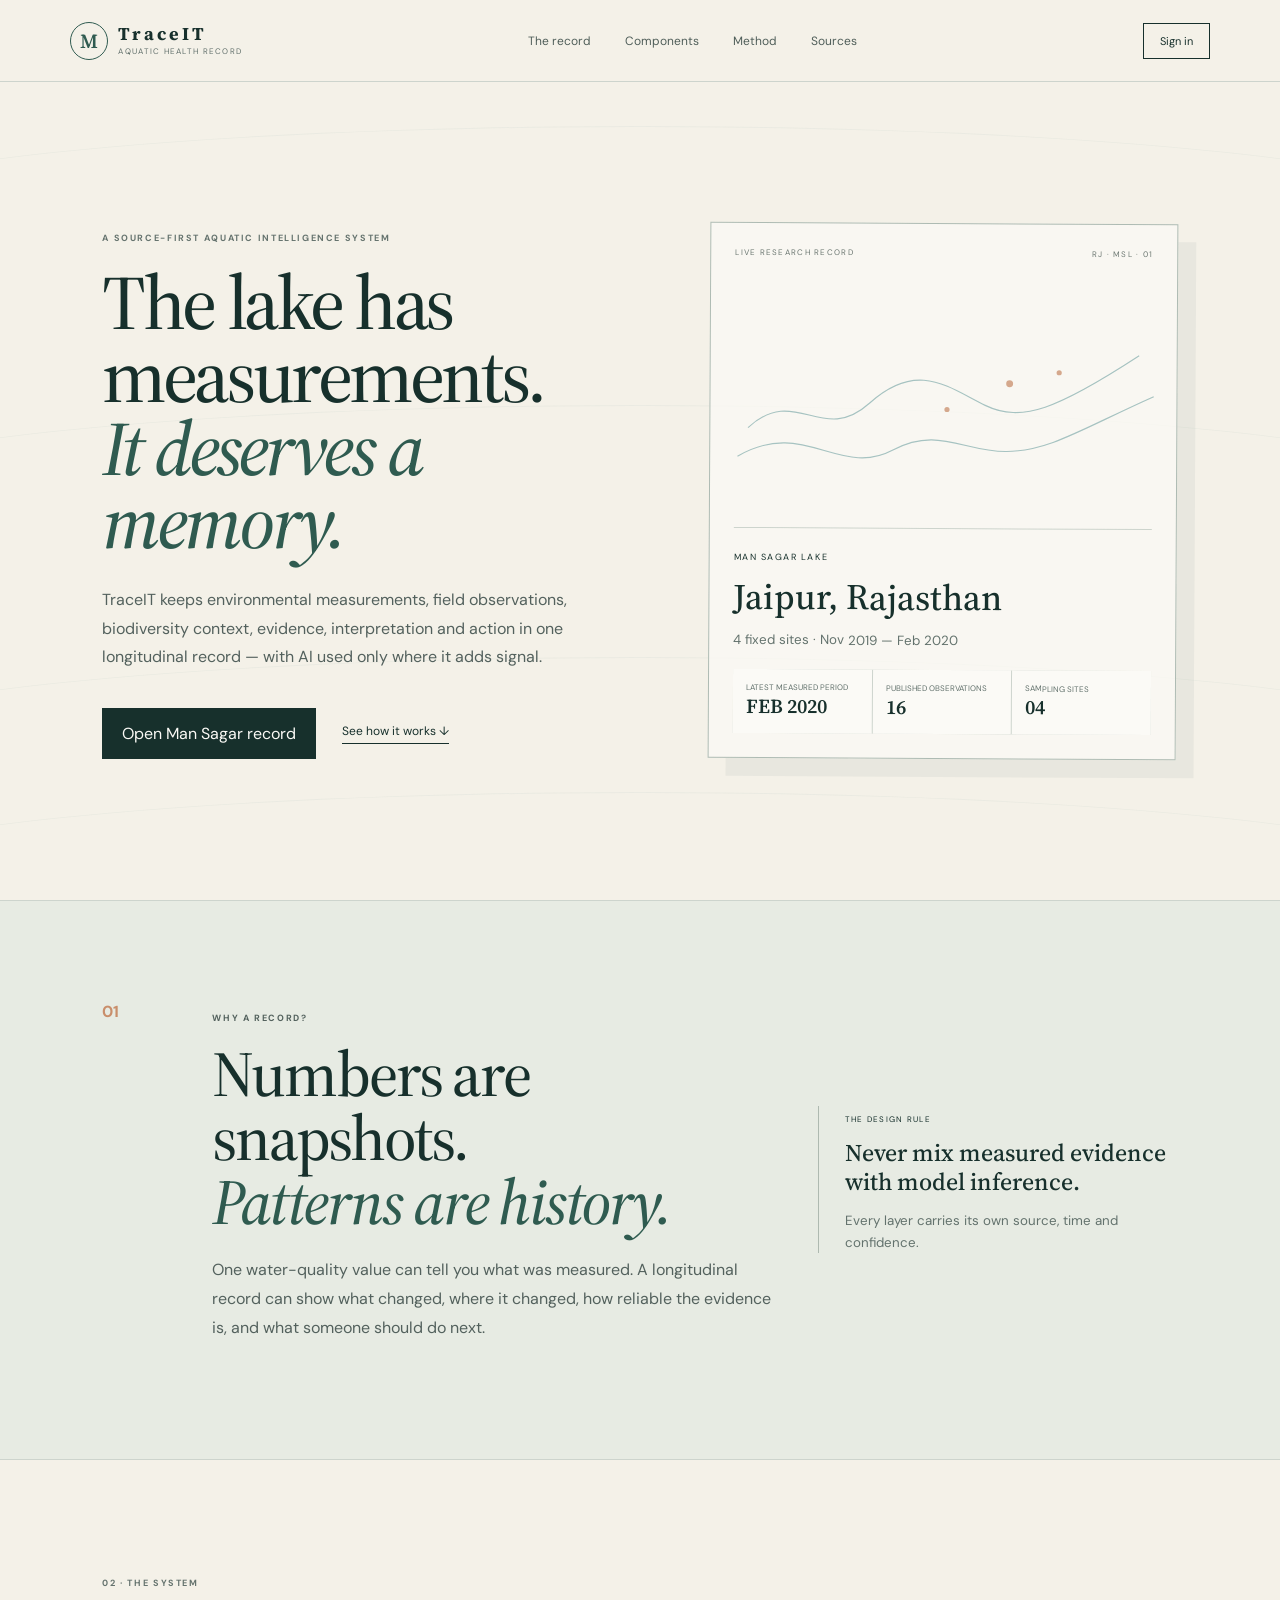
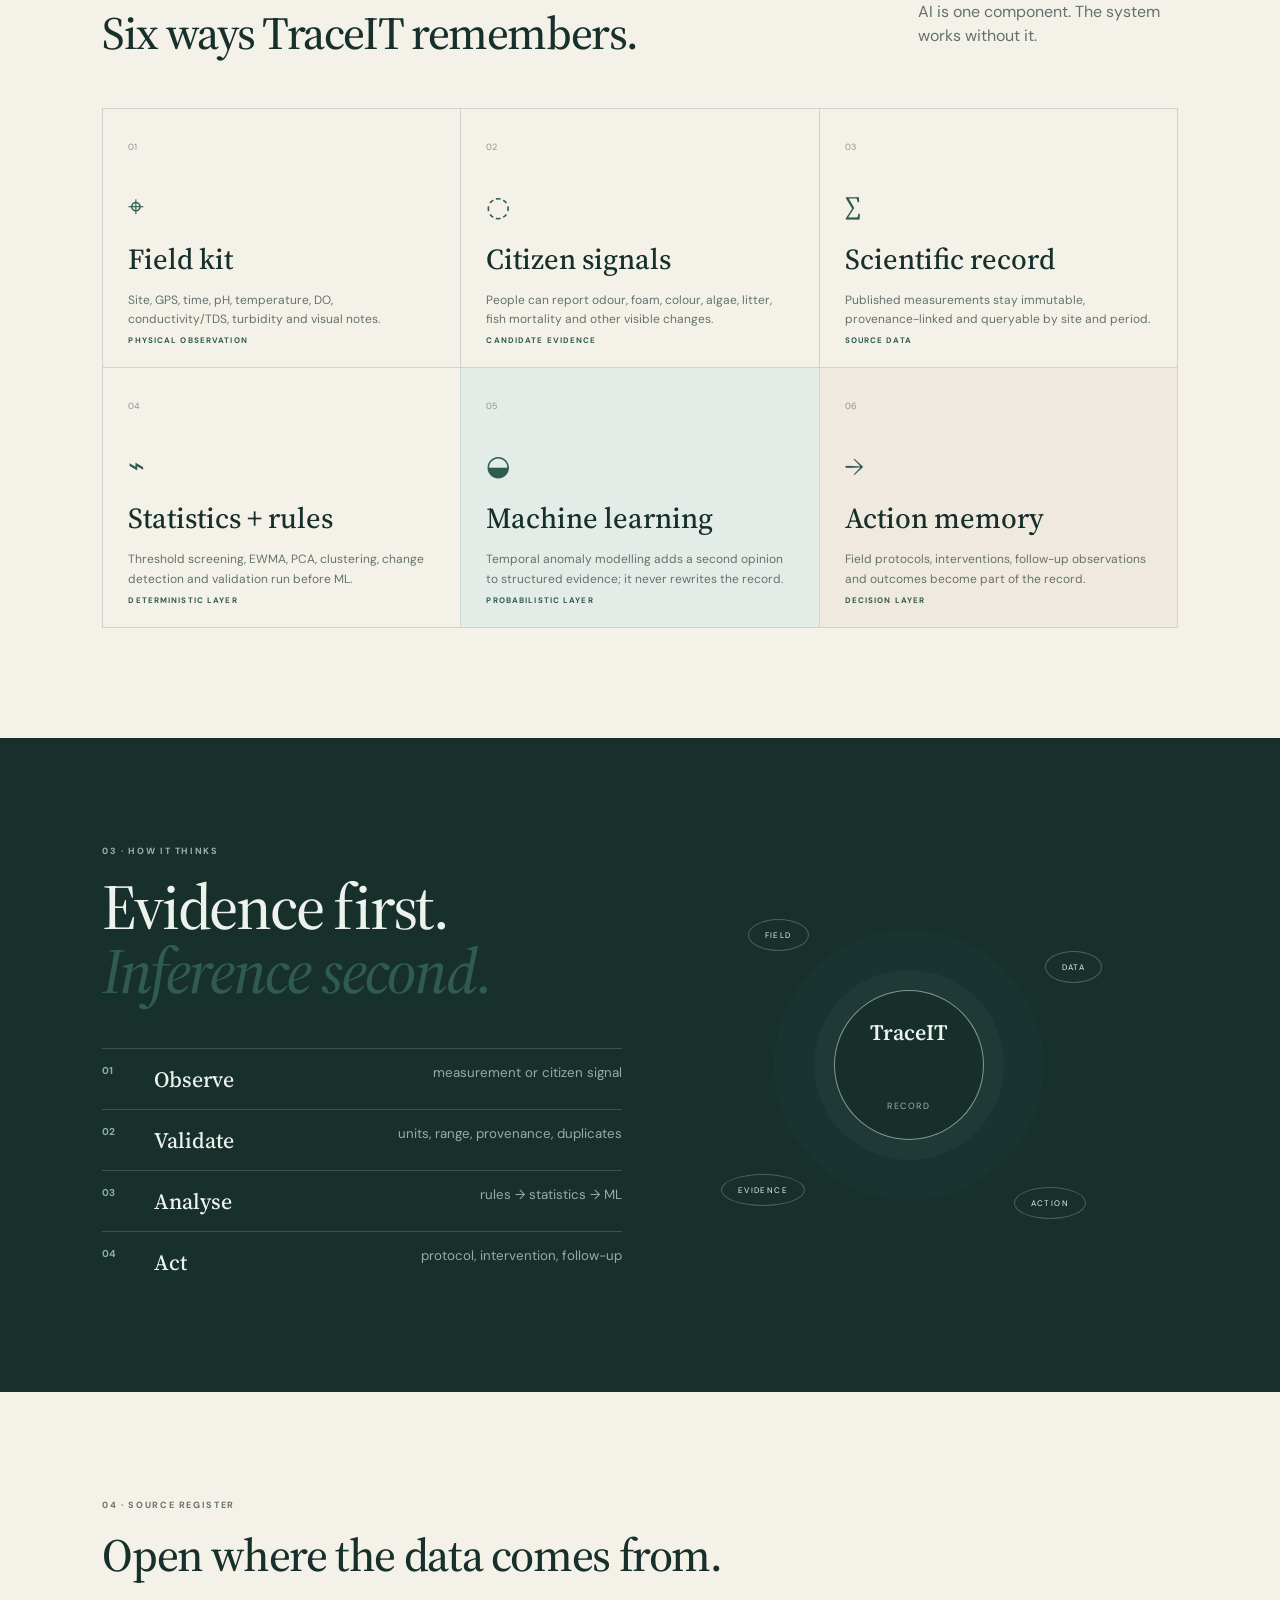
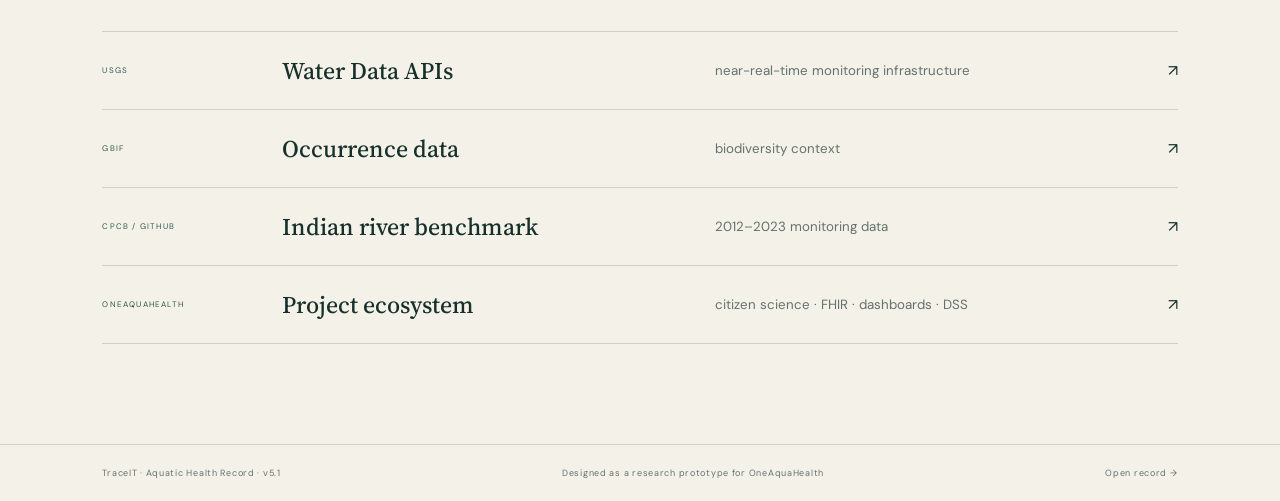
<file: frontend/index.html>
<!doctype html><html lang="en"><head><meta charset="utf-8"><meta name="viewport" content="width=device-width,initial-scale=1"><title>TraceIT — Aquatic Health Record</title><meta name="description" content="A source-first aquatic health record for measurements, observations, evidence and action."><link rel="preconnect" href="https://fonts.googleapis.com"><link rel="preconnect" href="https://fonts.gstatic.com" crossorigin><link href="https://fonts.googleapis.com/css2?family=DM+Sans:wght@400;500;600;700&family=Source+Serif+4:opsz,wght@8..60,400;500;600;700&display=swap" rel="stylesheet"><link rel="stylesheet" href="styles.css"></head><body class="site"><div class="water-field" aria-hidden="true"><i></i><i></i><i></i><i></i></div><header class="site-nav"><a class="brand" href="index.html"><span>M</span><b>TraceIT</b><small>aquatic health record</small></a><nav><a href="#record">The record</a><a href="#components">Components</a><a href="#method">Method</a><a href="#sources">Sources</a></nav><a class="nav-login" href="auth.html">Sign in</a></header><main><section class="opening"><div class="opening-copy"><p class="kicker">A SOURCE-FIRST AQUATIC INTELLIGENCE SYSTEM</p><h1>The lake has measurements.<br><em>It deserves a memory.</em></h1><p class="lede">TraceIT keeps environmental measurements, field observations, biodiversity context, evidence, interpretation and action in one longitudinal record — with AI used only where it adds signal.</p><div class="opening-actions"><a class="button dark" href="dashboard.html">Open Man Sagar record</a><a class="text-link" href="#components">See how it works ↓</a></div></div><div class="opening-record"><div class="record-top"><span>LIVE RESEARCH RECORD</span><span>RJ · MSL · 01</span></div><div class="lake-mark"><svg viewBox="0 0 500 230" role="img" aria-label="abstract lake contour"><path d="M25 156C80 105 110 177 165 127s91-18 133 2 83 4 177-58"/><path d="M13 189c76-45 118 25 179-8 51-28 83 2 131 1 50-1 87-27 169-64"/><circle cx="326" cy="104" r="4"/><circle cx="383" cy="91" r="3"/><circle cx="254" cy="134" r="3"/></svg></div><div class="record-place"><span>MAN SAGAR LAKE</span><strong>Jaipur, Rajasthan</strong><small>4 fixed sites · Nov 2019 — Feb 2020</small></div><div class="record-stat"><div><small>Latest measured period</small><strong>FEB 2020</strong></div><div><small>Published observations</small><strong>16</strong></div><div><small>Sampling sites</small><strong>04</strong></div></div></div></section><section id="record" class="statement"><span class="section-no">01</span><div><p class="kicker">WHY A RECORD?</p><h2>Numbers are snapshots.<br><em>Patterns are history.</em></h2><p>One water-quality value can tell you what was measured. A longitudinal record can show what changed, where it changed, how reliable the evidence is, and what someone should do next.</p></div><aside><span>THE DESIGN RULE</span><strong>Never mix measured evidence with model inference.</strong><small>Every layer carries its own source, time and confidence.</small></aside></section><section id="components" class="component-section"><div class="section-head"><div><span class="kicker">02 · THE SYSTEM</span><h2>Six ways TraceIT remembers.</h2></div><p>AI is one component. The system works without it.</p></div><div class="component-grid"><article class="component field"><span>01</span><div class="icon">⌖</div><h3>Field kit</h3><p>Site, GPS, time, pH, temperature, DO, conductivity/TDS, turbidity and visual notes.</p><b>physical observation</b></article><article class="component citizen"><span>02</span><div class="icon">◌</div><h3>Citizen signals</h3><p>People can report odour, foam, colour, algae, litter, fish mortality and other visible changes.</p><b>candidate evidence</b></article><article class="component science"><span>03</span><div class="icon">∑</div><h3>Scientific record</h3><p>Published measurements stay immutable, provenance-linked and queryable by site and period.</p><b>source data</b></article><article class="component stats"><span>04</span><div class="icon">⌁</div><h3>Statistics + rules</h3><p>Threshold screening, EWMA, PCA, clustering, change detection and validation run before ML.</p><b>deterministic layer</b></article><article class="component ai"><span>05</span><div class="icon">◒</div><h3>Machine learning</h3><p>Temporal anomaly modelling adds a second opinion to structured evidence; it never rewrites the record.</p><b>probabilistic layer</b></article><article class="component action"><span>06</span><div class="icon">→</div><h3>Action memory</h3><p>Field protocols, interventions, follow-up observations and outcomes become part of the record.</p><b>decision layer</b></article></div></section><section id="method" class="method-section"><div class="method-copy"><span class="kicker">03 · HOW IT THINKS</span><h2>Evidence first.<br><em>Inference second.</em></h2><div class="method-steps"><div><b>01</b><span>Observe</span><small>measurement or citizen signal</small></div><div><b>02</b><span>Validate</span><small>units, range, provenance, duplicates</small></div><div><b>03</b><span>Analyse</span><small>rules → statistics → ML</small></div><div><b>04</b><span>Act</span><small>protocol, intervention, follow-up</small></div></div></div><div class="method-diagram"><div class="orbit o1">FIELD</div><div class="orbit o2">DATA</div><div class="orbit o3">EVIDENCE</div><div class="orbit o4">ACTION</div><div class="core">TraceIT<br><small>record</small></div></div></section><section id="sources" class="sources-section"><div><span class="kicker">04 · SOURCE REGISTER</span><h2>Open where the data comes from.</h2></div><div class="source-list"><a href="https://api.waterdata.usgs.gov/docs/ogcapi/" target="_blank"><span>USGS</span><strong>Water Data APIs</strong><small>near-real-time monitoring infrastructure</small><i>↗</i></a><a href="https://www.gbif.org/developer/occurrence" target="_blank"><span>GBIF</span><strong>Occurrence data</strong><small>biodiversity context</small><i>↗</i></a><a href="https://github.com/KunalLatkar/RiverWaterQualityDataset" target="_blank"><span>CPCB / GITHUB</span><strong>Indian river benchmark</strong><small>2012–2023 monitoring data</small><i>↗</i></a><a href="https://www.oneaquahealth.eu/" target="_blank"><span>ONEAQUAHEALTH</span><strong>Project ecosystem</strong><small>citizen science · FHIR · dashboards · DSS</small><i>↗</i></a></div></section></main><footer class="site-footer"><span>TraceIT · Aquatic Health Record · v5.1</span><span>Designed as a research prototype for OneAquaHealth</span><a href="dashboard.html">Open record →</a></footer><script src="site.js"></script></body></html>
</file>
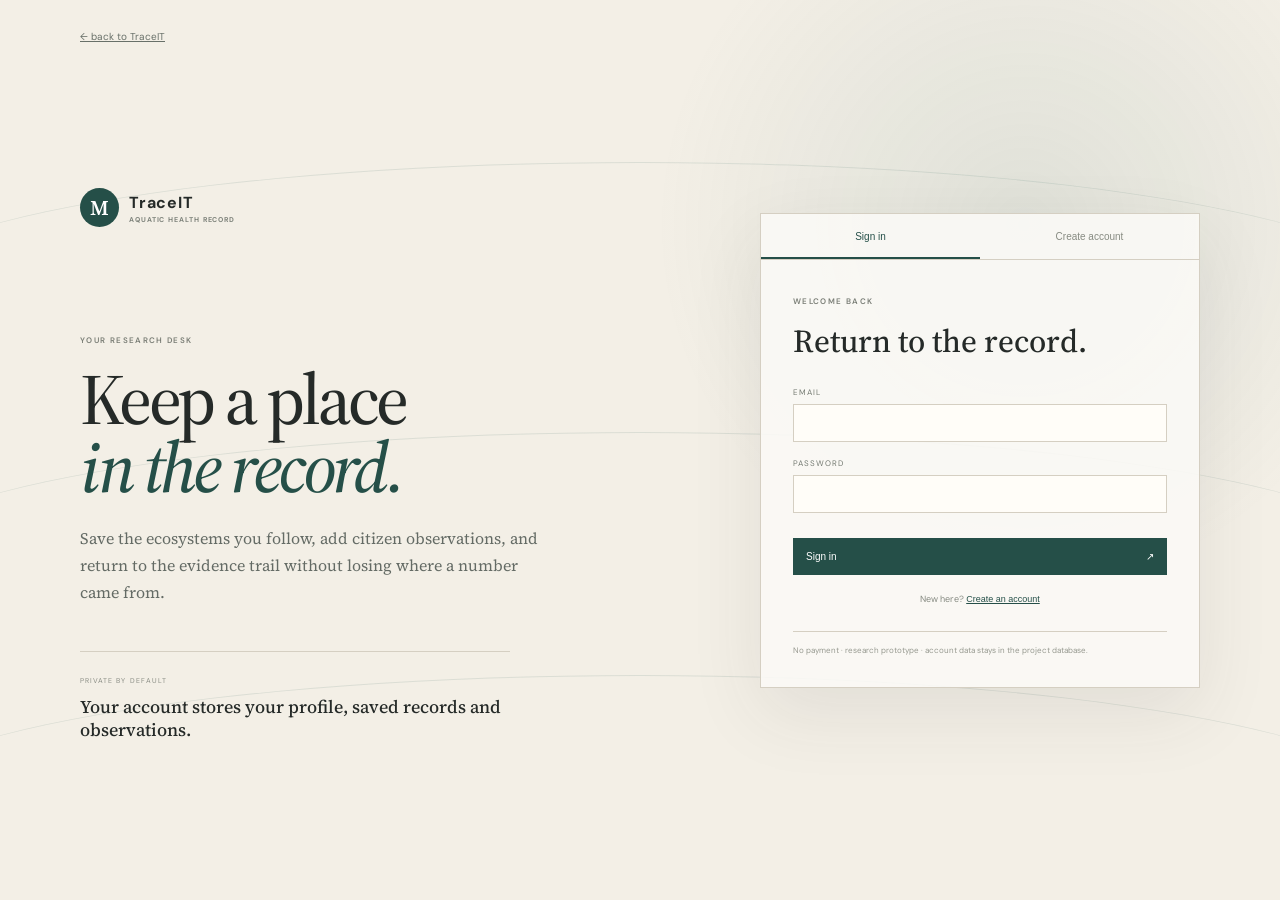
<file: frontend/auth.html>
<!doctype html><html lang="en"><head><meta charset="utf-8"><meta name="viewport" content="width=device-width,initial-scale=1"><title>TraceIT — Account</title><link rel="preconnect" href="https://fonts.googleapis.com"><link rel="preconnect" href="https://fonts.gstatic.com" crossorigin><link href="https://fonts.googleapis.com/css2?family=DM+Sans:wght@400;500;600;700&family=Source+Serif+4:opsz,wght@8..60,400;500;600;700&display=swap" rel="stylesheet"><link rel="stylesheet" href="auth.css"></head><body><div class="auth-water" aria-hidden="true"><span></span><span></span><span></span></div><main class="auth-shell"><a class="auth-back" href="index.html">← back to TraceIT</a><section class="auth-left"><div class="auth-brand"><b>M</b><span>TraceIT<small>aquatic health record</small></span></div><div class="auth-copy"><span class="eyebrow">YOUR RESEARCH DESK</span><h1>Keep a place<br><em>in the record.</em></h1><p>Save the ecosystems you follow, add citizen observations, and return to the evidence trail without losing where a number came from.</p><div class="auth-note"><span>PRIVATE BY DEFAULT</span><strong>Your account stores your profile, saved records and observations.</strong></div></div></section><section class="auth-card"><div class="auth-tabs"><button id="loginTab">Sign in</button><button id="signupTab">Create account</button></div><div id="authError" class="auth-error hidden"></div><form id="loginForm"><span class="eyebrow">WELCOME BACK</span><h2>Return to the record.</h2><label>Email<input id="loginEmail" type="email" autocomplete="email" required></label><label>Password<input id="loginPassword" type="password" autocomplete="current-password" required></label><button class="auth-submit" type="submit">Sign in <span>↗</span></button><p class="switch-copy">New here? <button type="button" id="toSignup">Create an account</button></p></form><form id="signupForm" class="hidden"><span class="eyebrow">START A RESEARCH DESK</span><h2>Make an account.</h2><label>Your name<input id="signupName" autocomplete="name" required></label><label>Email<input id="signupEmail" type="email" autocomplete="email" required></label><label>Password<input id="signupPassword" type="password" minlength="8" autocomplete="new-password" required><small>8 characters minimum.</small></label><button class="auth-submit" type="submit">Create account <span>↗</span></button><p class="switch-copy">Already have one? <button type="button" id="toLogin">Sign in</button></p></form><div class="auth-footer">No payment · research prototype · account data stays in the project database.</div></section></main><script src="config.js"></script><script src="auth.js"></script></body></html>
</file>
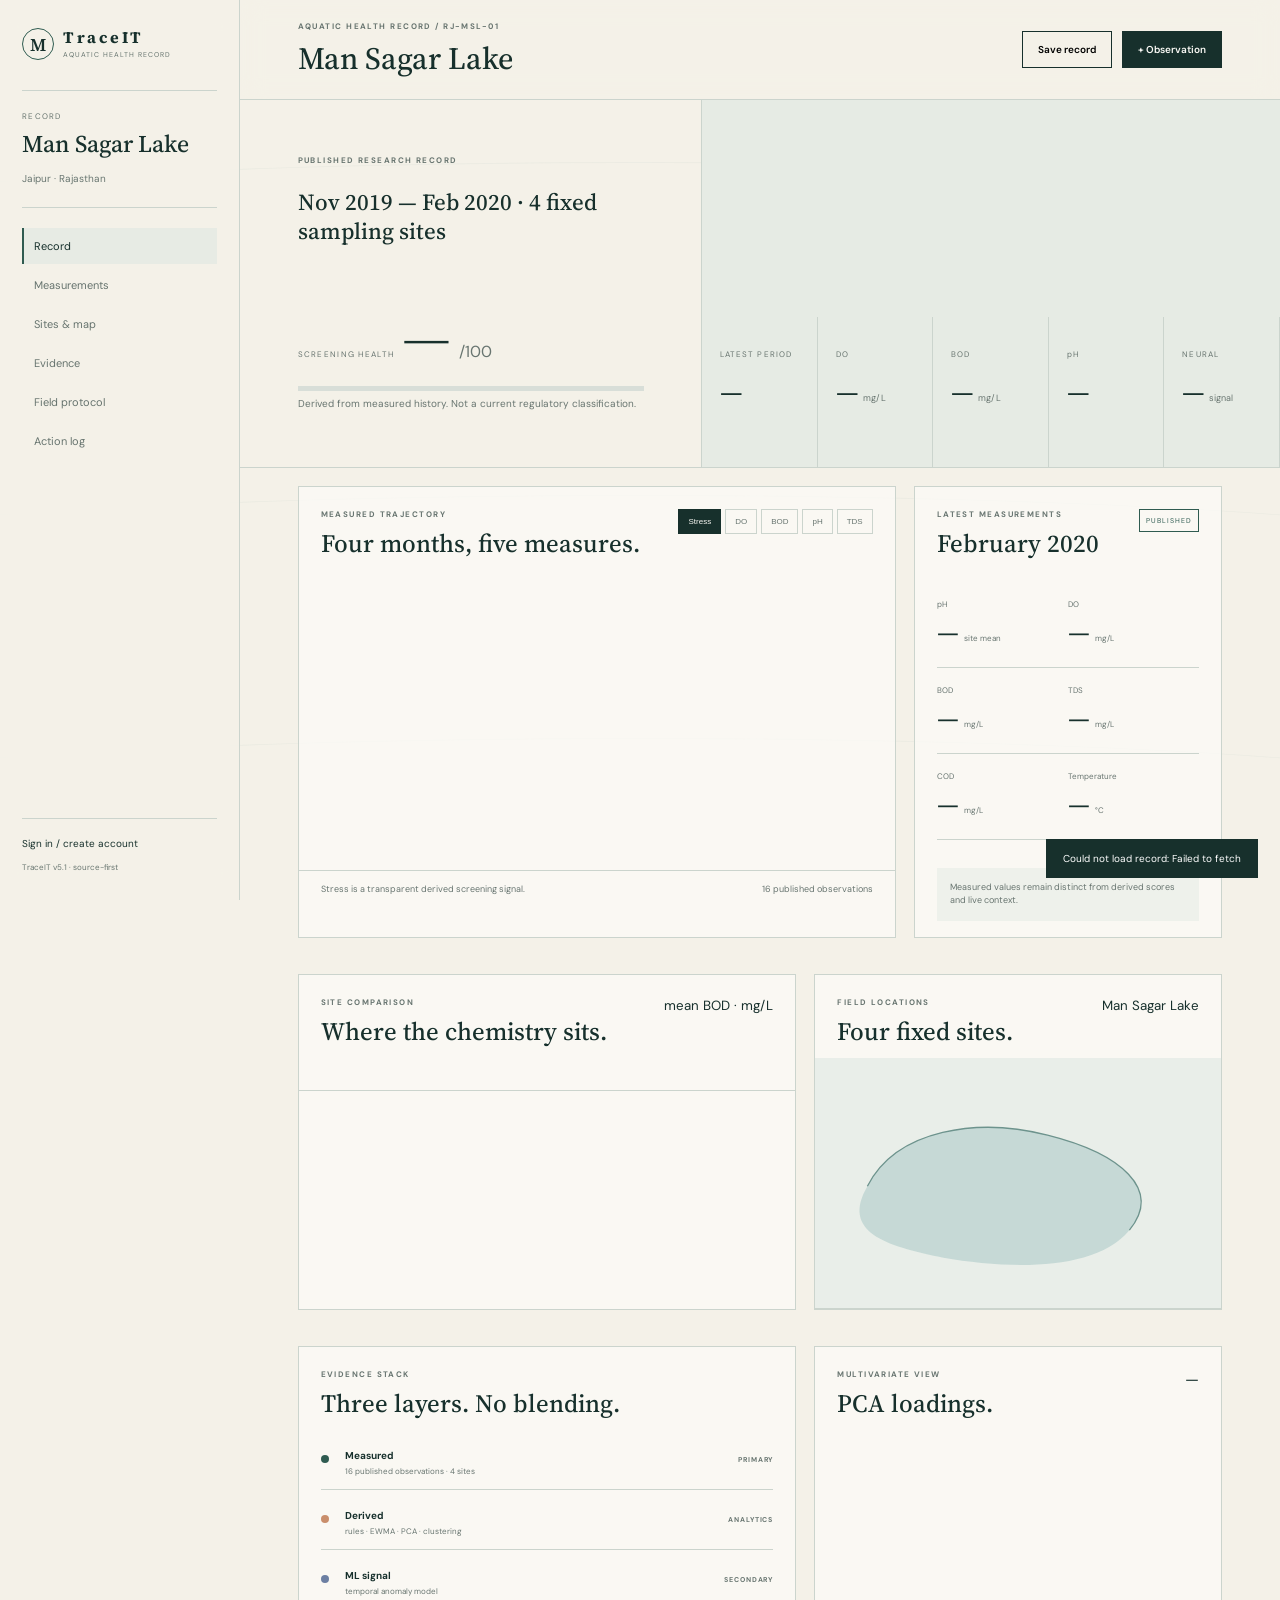
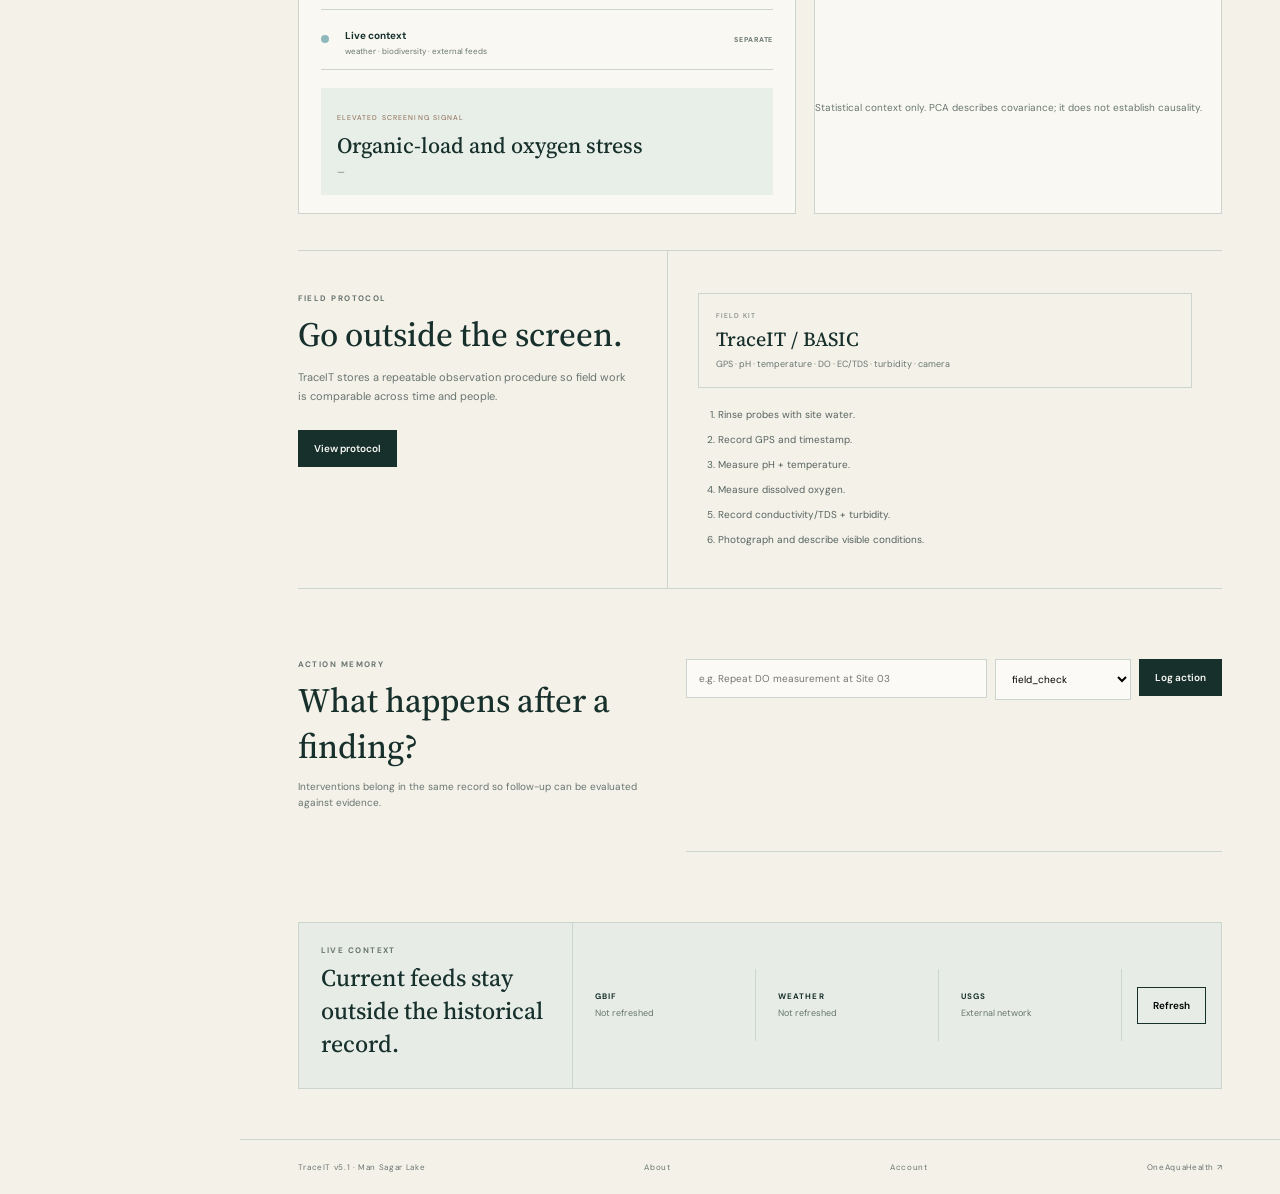
<file: frontend/dashboard.html>
<!doctype html><html lang="en"><head><meta charset="utf-8"><meta name="viewport" content="width=device-width,initial-scale=1"><title>TraceIT — Man Sagar Record</title><link rel="preconnect" href="https://fonts.googleapis.com"><link rel="preconnect" href="https://fonts.gstatic.com" crossorigin><link href="https://fonts.googleapis.com/css2?family=DM+Sans:wght@400;500;600;700&family=Source+Serif+4:opsz,wght@8..60,400;500;600;700&display=swap" rel="stylesheet"><link rel="stylesheet" href="dashboard.css"></head><body><div class="water-field" aria-hidden="true"><i></i><i></i><i></i></div><div class="app-shell"><aside class="sidebar"><a class="brand" href="index.html"><span>M</span><b>TraceIT</b><small>aquatic health record</small></a><div class="record-switch"><small>RECORD</small><strong>Man Sagar Lake</strong><span>Jaipur · Rajasthan</span></div><nav><a class="active" href="#overview">Record</a><a href="#measurements">Measurements</a><a href="#sites">Sites & map</a><a href="#evidence">Evidence</a><a href="#field">Field protocol</a><a href="#action">Action log</a></nav><div class="sidebar-bottom"><a href="auth.html" id="authLink">Sign in / create account</a><small>TraceIT v5.1 · source-first</small></div></aside><main class="workspace"><header class="topbar"><div><span class="crumb">AQUATIC HEALTH RECORD / RJ-MSL-01</span><h1>Man Sagar Lake</h1></div><div class="top-actions"><button class="ghost" id="bookmark">Save record</button><button class="primary" id="observe">+ Observation</button></div></header><section id="overview" class="overview"><div class="status-block"><span class="eyebrow">PUBLISHED RESEARCH RECORD</span><p>Nov 2019 — Feb 2020 · 4 fixed sampling sites</p><div class="health-line"><div><small>SCREENING HEALTH</small><strong id="health">—</strong><span>/100</span></div><div class="health-track"><i id="healthbar"></i></div></div><small class="muted">Derived from measured history. Not a current regulatory classification.</small></div><div class="latest-strip"><div><small>LATEST PERIOD</small><strong id="period">—</strong></div><div><small>DO</small><strong id="do">—</strong><span>mg/L</span></div><div><small>BOD</small><strong id="bod">—</strong><span>mg/L</span></div><div><small>pH</small><strong id="ph">—</strong></div><div><small>NEURAL</small><strong id="neural">—</strong><span>signal</span></div></div></section><section id="measurements" class="dashboard-grid"><article class="card chart-card"><div class="card-head"><div><span class="eyebrow">MEASURED TRAJECTORY</span><h2>Four months, five measures.</h2></div><div class="segmented" id="metricTabs"><button class="active" data-key="stress">Stress</button><button data-key="do_mg_l">DO</button><button data-key="bod_mg_l">BOD</button><button data-key="ph">pH</button><button data-key="tds_mg_l">TDS</button></div></div><div id="trend" class="svg-chart"></div><div class="chart-foot"><span id="chartNote">Stress is a transparent derived screening signal.</span><span>16 published observations</span></div></article><article class="card chemistry"><div class="card-head"><div><span class="eyebrow">LATEST MEASUREMENTS</span><h2 id="latestTitle">February 2020</h2></div><span class="source-pill">PUBLISHED</span></div><div class="chem-grid"><div><small>pH</small><strong id="cph">—</strong><em>site mean</em></div><div><small>DO</small><strong id="cdo">—</strong><em>mg/L</em></div><div><small>BOD</small><strong id="cbod">—</strong><em>mg/L</em></div><div><small>TDS</small><strong id="ctds">—</strong><em>mg/L</em></div><div><small>COD</small><strong id="ccod">—</strong><em>mg/L</em></div><div><small>Temperature</small><strong id="ctemp">—</strong><em>°C</em></div></div><div class="measurement-note">Measured values remain distinct from derived scores and live context.</div></article></section><section id="sites" class="dashboard-grid sites-row"><article class="card site-card"><div class="card-head"><div><span class="eyebrow">SITE COMPARISON</span><h2>Where the chemistry sits.</h2></div><small>mean BOD · mg/L</small></div><div id="siteBars" class="bars"></div><div id="siteTable" class="mini-table"></div></article><article class="card map-card"><div class="card-head"><div><span class="eyebrow">FIELD LOCATIONS</span><h2>Four fixed sites.</h2></div><small>Man Sagar Lake</small></div><div class="lake-map" id="lakeMap"><svg viewBox="0 0 620 310"><path class="water-shape" d="M80 160C125 72 250 55 355 82c112 28 176 83 125 145-53 64-186 59-284 42C105 251 40 229 80 160Z"/><path class="shore" d="M80 160C125 72 250 55 355 82c112 28 176 83 125 145"/></svg></div><div id="sitePins" class="site-pins"></div></article></section><section id="evidence" class="dashboard-grid evidence-row"><article class="card evidence-card"><div class="card-head"><div><span class="eyebrow">EVIDENCE STACK</span><h2>Three layers. No blending.</h2></div></div><div class="evidence-stack"><div><span class="e-dot measured"></span><div><b>Measured</b><small>16 published observations · 4 sites</small></div><strong>PRIMARY</strong></div><div><span class="e-dot derived"></span><div><b>Derived</b><small>rules · EWMA · PCA · clustering</small></div><strong>ANALYTICS</strong></div><div><span class="e-dot neural"></span><div><b>ML signal</b><small>temporal anomaly model</small></div><strong>SECONDARY</strong></div><div><span class="e-dot live"></span><div><b>Live context</b><small>weather · biodiversity · external feeds</small></div><strong>SEPARATE</strong></div></div><div class="finding"><span>ELEVATED SCREENING SIGNAL</span><strong>Organic-load and oxygen stress</strong><p id="finding">—</p></div></article><article class="card pca-card"><div class="card-head"><div><span class="eyebrow">MULTIVARIATE VIEW</span><h2>PCA loadings.</h2></div><span id="pcaVariance">—</span></div><div id="pcaViz" class="pca-viz"></div><p class="muted">Statistical context only. PCA describes covariance; it does not establish causality.</p></article></section><section id="field" class="protocol"><div class="protocol-intro"><span class="eyebrow">FIELD PROTOCOL</span><h2>Go outside the screen.</h2><p>TraceIT stores a repeatable observation procedure so field work is comparable across time and people.</p><button class="primary" id="protocolBtn">View protocol</button></div><div class="protocol-card"><div class="kit"><span>FIELD KIT</span><strong>TraceIT / BASIC</strong><small>GPS · pH · temperature · DO · EC/TDS · turbidity · camera</small></div><ol><li>Rinse probes with site water.</li><li>Record GPS and timestamp.</li><li>Measure pH + temperature.</li><li>Measure dissolved oxygen.</li><li>Record conductivity/TDS + turbidity.</li><li>Photograph and describe visible conditions.</li></ol></div></section><section id="action" class="action-log"><div><span class="eyebrow">ACTION MEMORY</span><h2>What happens after a finding?</h2><p>Interventions belong in the same record so follow-up can be evaluated against evidence.</p></div><div class="action-form"><input id="actionTitle" placeholder="e.g. Repeat DO measurement at Site 03"><select id="actionType"><option>field_check</option><option>sampling</option><option>community_action</option><option>maintenance</option><option>expert_review</option></select><button class="primary" id="addAction">Log action</button></div><div id="actions" class="actions-list"></div></section><section class="live-strip"><div><span class="eyebrow">LIVE CONTEXT</span><h2>Current feeds stay outside the historical record.</h2></div><div class="live-source"><b>GBIF</b><span id="gbif">Not refreshed</span></div><div class="live-source"><b>WEATHER</b><span id="weather">Not refreshed</span></div><div class="live-source"><b>USGS</b><span id="usgs">External network</span></div><button class="ghost" id="refresh">Refresh</button></section><footer><span>TraceIT v5.1 · Man Sagar Lake</span><a href="index.html">About</a><a href="auth.html">Account</a><a href="https://www.oneaquahealth.eu/" target="_blank">OneAquaHealth ↗</a></footer></main></div><div id="toast" class="toast"></div><div id="modal" class="modal hidden"><div class="modal-inner"><button id="close" class="close">×</button><span class="eyebrow">CITIZEN OBSERVATION</span><h2>Record what you noticed.</h2><p>Candidate signals never overwrite published measurements.</p><label>Observation<textarea id="note" placeholder="odour, foam, algae, fish mortality, unusual colour…"></textarea></label><div class="range-row"><label>Water signal<input id="ws" type="range" min="0" max="100" value="20"></label><output id="wsv">20%</output></div><div class="range-row"><label>Biodiversity signal<input id="bs" type="range" min="0" max="100" value="20"></label><output id="bsv">20%</output></div><button class="primary wide" id="submitObs">Save observation</button></div></div><script src="config.js"></script><script src="dashboard.js"></script></body></html>
</file>
<file: frontend/styles.css>
:root{--ink:#17302c;--muted:#63726d;--paper:#f4f1e8;--paper2:#ebe7dc;--green:#2f5b50;--green2:#d9e4da;--blue:#8fb8bd;--clay:#c98e6b;--line:#cdd4cd;--white:#fbfaf6;--serif:'Source Serif 4',serif;--sans:'DM Sans',sans-serif}*{box-sizing:border-box}html{scroll-behavior:smooth}body{margin:0;background:var(--paper);color:var(--ink);font-family:var(--sans)}a{text-decoration:none;color:inherit}.water-field{position:fixed;inset:0;pointer-events:none;overflow:hidden;z-index:0;opacity:.42}.water-field i{position:absolute;left:-15%;width:130%;height:180px;border-top:1px solid rgba(76,132,132,.13);border-radius:50%;filter:blur(.2px);animation:drift 19s linear infinite}.water-field i:nth-child(1){top:14%;animation-duration:24s}.water-field i:nth-child(2){top:45%;animation-duration:29s;animation-delay:-8s}.water-field i:nth-child(3){top:73%;animation-duration:22s;animation-delay:-13s}.water-field i:nth-child(4){top:88%;animation-duration:31s;animation-delay:-4s}@keyframes drift{0%{transform:translateX(-3%) rotate(-1deg)}50%{transform:translateX(3%) rotate(1deg)}100%{transform:translateX(-3%) rotate(-1deg)}}.site-nav{position:relative;z-index:2;height:82px;display:flex;align-items:center;justify-content:space-between;padding:0 5.5vw;border-bottom:1px solid var(--line);background:rgba(244,241,232,.82);backdrop-filter:blur(14px)}.brand{display:grid;grid-template-columns:38px auto;grid-template-rows:20px 14px;column-gap:10px;align-items:center}.brand span{grid-row:1/3;width:38px;height:38px;border:1px solid var(--green);border-radius:50%;display:grid;place-items:center;font:600 20px var(--serif);color:var(--green)}.brand b{font:700 18px var(--serif);letter-spacing:.16em}.brand small{font-size:8px;text-transform:uppercase;letter-spacing:.16em;color:var(--muted)}.site-nav nav{display:flex;gap:34px;font-size:12px;color:#4f5e59}.site-nav nav a:hover{text-decoration:underline}.nav-login{border:1px solid var(--ink);padding:10px 16px;font-size:11px}.opening{position:relative;z-index:1;min-height:calc(100vh - 82px);display:grid;grid-template-columns:1.05fr .95fr;gap:7vw;align-items:center;padding:8vh 8vw}.kicker,.eyebrow{font-size:9px;letter-spacing:.18em;text-transform:uppercase;color:#65736e;font-weight:700}.opening h1{font:500 clamp(46px,6vw,86px)/.95 var(--serif);letter-spacing:-.045em;margin:22px 0 28px;max-width:780px}.opening h1 em,.statement h2 em,.method-copy h2 em{font-style:italic;color:var(--green)}.lede{max-width:610px;font-size:16px;line-height:1.8;color:#53615d}.opening-actions{display:flex;gap:26px;align-items:center;margin-top:36px}.button{padding:15px 20px}.button.dark,.dark{background:var(--ink);color:var(--white)}.text-link{font-size:12px;border-bottom:1px solid var(--ink);padding-bottom:4px}.opening-record{border:1px solid #aebbb3;background:rgba(251,250,246,.72);box-shadow:18px 18px 0 rgba(57,91,81,.06);padding:24px;max-width:560px;justify-self:end;transform:rotate(.3deg)}.record-top{display:flex;justify-content:space-between;font-size:8px;letter-spacing:.16em;color:#6c7772}.lake-mark{height:250px;margin:10px -8px;display:grid;place-items:center}.lake-mark svg{width:100%;height:100%}.lake-mark path{fill:none;stroke:#6f9ea0;stroke-width:1.3;opacity:.6}.lake-mark circle{fill:var(--clay);opacity:.75}.record-place{border-top:1px solid var(--line);padding-top:16px}.record-place span{font-size:9px;letter-spacing:.17em}.record-place strong{display:block;font:500 36px var(--serif);margin:7px 0}.record-place small{color:var(--muted)}.record-stat{display:grid;grid-template-columns:repeat(3,1fr);gap:1px;background:var(--line);margin-top:20px}.record-stat div{background:var(--white);padding:13px}.record-stat small{display:block;font-size:8px;color:var(--muted);text-transform:uppercase}.record-stat strong{font:600 20px var(--serif)}.statement{position:relative;z-index:1;display:grid;grid-template-columns:80px 1fr 360px;gap:30px;padding:100px 8vw;background:#e7ebe3;border-top:1px solid var(--line);border-bottom:1px solid var(--line)}.section-no{font:11px;color:var(--clay);font-weight:700}.statement h2,.method-copy h2{font:500 clamp(40px,5vw,68px)/1 var(--serif);letter-spacing:-.035em;margin:16px 0 22px}.statement p{max-width:700px;line-height:1.8;color:#53615d}.statement aside{border-left:1px solid #aeb9b0;padding-left:26px;align-self:center}.statement aside span{font-size:8px;letter-spacing:.16em}.statement aside strong{display:block;font:500 24px/1.2 var(--serif);margin:12px 0}.statement aside small{color:var(--muted);line-height:1.6}.component-section{position:relative;z-index:1;padding:110px 8vw}.section-head{display:flex;justify-content:space-between;align-items:end;margin-bottom:44px}.section-head h2,.sources-section h2{font:500 46px var(--serif);margin:10px 0 0;letter-spacing:-.03em}.section-head>p{color:var(--muted);max-width:260px;line-height:1.5}.component-grid{display:grid;grid-template-columns:repeat(3,1fr);border-top:1px solid var(--line);border-left:1px solid var(--line)}.component{min-height:250px;border-right:1px solid var(--line);border-bottom:1px solid var(--line);padding:25px;position:relative;transition:transform .3s ease,background .3s ease}.component:hover{background:rgba(255,255,255,.35);transform:translateY(-3px)}.component>span{font-size:9px;color:#8a9691}.component .icon{font:28px var(--serif);margin:32px 0 14px;color:var(--green)}.component h3{font:500 29px var(--serif);margin:0 0 9px}.component p{font-size:12px;line-height:1.65;color:var(--muted);max-width:310px}.component b{position:absolute;bottom:22px;font-size:8px;letter-spacing:.14em;text-transform:uppercase;color:var(--green)}.component.ai{background:#e4ece7}.component.action{background:#f0e9df}.method-section{position:relative;z-index:1;background:var(--ink);color:#edf2ed;display:grid;grid-template-columns:1fr 1fr;min-height:620px;padding:100px 8vw;overflow:hidden}.method-copy .kicker{color:#9eb4aa}.method-copy h2{color:#edf2ed}.method-steps{margin-top:45px;max-width:520px}.method-steps div{display:grid;grid-template-columns:38px 1fr auto;gap:14px;padding:15px 0;border-top:1px solid rgba(255,255,255,.16)}.method-steps b{color:#91b0a2;font-size:10px}.method-steps span{font:500 22px var(--serif)}.method-steps small{color:#9baaa4}.method-diagram{position:relative;min-height:420px;display:grid;place-items:center}.core{width:150px;height:150px;border-radius:50%;border:1px solid rgba(220,235,225,.55);display:grid;place-items:center;text-align:center;font:600 22px var(--serif);position:relative;z-index:2;background:rgba(23,48,44,.8);box-shadow:0 0 0 20px rgba(143,184,189,.04),0 0 0 60px rgba(143,184,189,.025)}.core small{font:9px var(--sans);letter-spacing:.18em;text-transform:uppercase;color:#9eb4aa}.orbit{position:absolute;border:1px solid rgba(160,190,178,.35);border-radius:50%;padding:10px 16px;font-size:8px;letter-spacing:.18em;animation:pulse 5s ease-in-out infinite}.o1{top:18%;left:20%}.o2{top:25%;right:14%;animation-delay:-1s}.o3{bottom:19%;left:15%;animation-delay:-2s}.o4{bottom:16%;right:17%;animation-delay:-3s}@keyframes pulse{50%{transform:translateY(-7px)}}.sources-section{position:relative;z-index:1;padding:100px 8vw}.source-list{margin-top:45px;border-top:1px solid var(--line)}.source-list a{display:grid;grid-template-columns:160px 1fr 1fr 30px;gap:20px;padding:22px 0;border-bottom:1px solid var(--line);align-items:center}.source-list span{font-size:8px;letter-spacing:.15em;color:var(--green)}.source-list strong{font:500 24px var(--serif)}.source-list small{color:var(--muted)}.source-list i{font-style:normal;text-align:right}.site-footer{position:relative;z-index:1;border-top:1px solid var(--line);padding:22px 8vw;display:flex;justify-content:space-between;font-size:9px;letter-spacing:.08em;color:var(--muted)}@media(max-width:900px){.site-nav nav{display:none}.opening{grid-template-columns:1fr;padding:70px 6vw}.opening-record{justify-self:stretch}.statement{grid-template-columns:40px 1fr}.statement aside{grid-column:2}.component-grid{grid-template-columns:1fr 1fr}.method-section{grid-template-columns:1fr}.method-diagram{min-height:360px}.source-list a{grid-template-columns:110px 1fr 30px}.source-list small{display:none}.site-footer{flex-wrap:wrap;gap:12px}}@media(max-width:600px){.opening h1{font-size:48px}.component-grid{grid-template-columns:1fr}.record-stat{grid-template-columns:1fr}.opening-actions{align-items:flex-start;flex-direction:column}.statement{padding:70px 6vw}.component-section,.sources-section{padding:70px 6vw}.site-footer{padding:20px 6vw;display:grid}}
</file>
<file: frontend/auth.css>
:root{--paper:#f3efe6;--ink:#252a28;--muted:#70766f;--line:#d5cfc2;--deep:#254f48;--white:#fbfaf6;--serif:"Source Serif 4",Georgia,serif;--sans:"DM Sans",Arial,sans-serif}*{box-sizing:border-box}body{margin:0;background:var(--paper);color:var(--ink);font-family:var(--sans);min-height:100vh}.auth-water{position:fixed;inset:0;overflow:hidden;pointer-events:none;background:radial-gradient(circle at 80% 25%,rgba(82,125,119,.12),transparent 30%)}.auth-water span{position:absolute;left:-10%;width:120%;height:30vh;border-top:1px solid rgba(55,98,95,.12);border-radius:50%;animation:flow 20s ease-in-out infinite}.auth-water span:nth-child(1){top:18%}.auth-water span:nth-child(2){top:48%;animation-delay:-7s;animation-duration:28s}.auth-water span:nth-child(3){top:75%;animation-delay:-13s;animation-duration:34s}@keyframes flow{50%{transform:translateX(4%) scaleY(1.08)}}.auth-shell{position:relative;z-index:1;max-width:1200px;min-height:100vh;margin:auto;padding:35px 40px;display:grid;grid-template-columns:1fr 440px;gap:100px;align-items:center}.auth-back{position:absolute;top:30px;left:40px;font-size:10px;color:#687069}.auth-left{padding-top:30px}.auth-brand{display:flex;align-items:center;gap:10px}.auth-brand>b{width:39px;height:39px;border-radius:50%;background:var(--deep);color:white;display:grid;place-items:center;font:600 21px var(--serif)}.auth-brand span{font-weight:700;letter-spacing:.05em}.auth-brand small{display:block;text-transform:uppercase;letter-spacing:.13em;font-size:7px;color:#7e837b;margin-top:2px}.auth-copy{margin-top:100px}.eyebrow{font-size:8px;letter-spacing:.17em;color:#7a7e76;font-weight:600}.auth-copy h1{font:500 72px/.94 var(--serif);letter-spacing:-.045em;margin:17px 0 24px}.auth-copy h1 em{font-style:italic;color:var(--deep)}.auth-copy>p{font:16px/1.7 var(--serif);color:#646b65;max-width:480px}.auth-note{border-top:1px solid var(--line);margin-top:45px;padding-top:15px;max-width:430px}.auth-note span{font-size:7px;letter-spacing:.15em;color:#8a8d85}.auth-note strong{display:block;font:500 18px/1.3 var(--serif);margin-top:7px}.auth-card{background:rgba(251,250,246,.88);border:1px solid var(--line);padding:32px;box-shadow:0 25px 70px rgba(54,60,54,.09)}.auth-tabs{display:flex;border-bottom:1px solid var(--line);margin:-32px -32px 28px}.auth-tabs button{flex:1;background:transparent;border:0;padding:17px 8px;font-size:10px;color:#878b82;cursor:pointer}.auth-tabs button.active{color:var(--deep);box-shadow:inset 0 -2px var(--deep)}form h2{font:500 32px var(--serif);margin:10px 0 24px}form label{display:block;font-size:8px;text-transform:uppercase;letter-spacing:.12em;color:#747a72;margin-top:16px}form input{display:block;width:100%;border:1px solid var(--line);background:#fffdf8;padding:12px;margin-top:7px;outline:none;color:var(--ink);font-size:11px}form input:focus{border-color:var(--deep);box-shadow:0 0 0 2px rgba(37,79,72,.08)}form label small{display:block;margin-top:5px;text-transform:none;letter-spacing:0;font-size:8px;color:#9a9d95}.auth-submit{width:100%;margin-top:25px;background:var(--deep);border:0;color:white;padding:13px;font-size:10px;display:flex;justify-content:space-between;cursor:pointer}.switch-copy{text-align:center;font-size:9px;color:#858980;margin:18px 0 0}.switch-copy button{border:0;background:none;color:var(--deep);font-size:9px;padding:0;text-decoration:underline}.auth-footer{border-top:1px solid var(--line);margin-top:26px;padding-top:13px;font-size:8px;color:#96988f}.auth-error{background:#f2ddd4;color:#7b4538;padding:10px;font-size:9px;margin-bottom:15px}.hidden{display:none!important}@media(max-width:850px){.auth-shell{grid-template-columns:1fr;gap:35px;padding:80px 22px 35px}.auth-back{left:22px}.auth-copy{margin-top:45px}.auth-copy h1{font-size:56px}.auth-left{padding:0}.auth-card{max-width:520px;width:100%}}@media(max-width:520px){.auth-shell{padding:70px 15px 25px}.auth-copy h1{font-size:47px}.auth-copy>p{font-size:14px}.auth-card{padding:24px}.auth-tabs{margin:-24px -24px 24px}}
</file>
<file: frontend/dashboard.css>
:root{--ink:#17302c;--muted:#687570;--paper:#f4f1e8;--card:#fbfaf6;--line:#cbd4cd;--green:#2f5b50;--blue:#8fb8bd;--clay:#c98e6b;--soft:#e6ece6;--sans:'DM Sans',sans-serif;--serif:'Source Serif 4',serif}*{box-sizing:border-box}html{scroll-behavior:smooth}body{margin:0;background:var(--paper);color:var(--ink);font-family:var(--sans)}a{color:inherit;text-decoration:none}.water-field{position:fixed;inset:0;overflow:hidden;pointer-events:none;z-index:0;opacity:.38}.water-field i{position:absolute;left:-20%;width:140%;height:130px;border-top:1px solid rgba(76,132,132,.12);border-radius:50%;animation:flow 24s ease-in-out infinite}.water-field i:nth-child(1){top:18%}.water-field i:nth-child(2){top:55%;animation-duration:31s;animation-delay:-8s}.water-field i:nth-child(3){top:82%;animation-duration:27s;animation-delay:-15s}@keyframes flow{0%,100%{transform:translateX(-2%) rotate(-.8deg)}50%{transform:translateX(2%) rotate(.8deg)}}.app-shell{position:relative;z-index:1;display:grid;grid-template-columns:240px 1fr;min-height:100vh}.sidebar{position:sticky;top:0;height:100vh;border-right:1px solid var(--line);background:rgba(244,241,232,.86);backdrop-filter:blur(14px);padding:28px 22px;display:flex;flex-direction:column}.brand{display:grid;grid-template-columns:32px 1fr;grid-template-rows:18px 12px;gap:2px 9px;align-items:center}.brand span{grid-row:1/3;width:32px;height:32px;border:1px solid var(--green);border-radius:50%;display:grid;place-items:center;font:600 18px var(--serif)}.brand b{font:700 16px var(--serif);letter-spacing:.17em}.brand small{font-size:7px;text-transform:uppercase;letter-spacing:.14em;color:var(--muted)}.record-switch{border-top:1px solid var(--line);border-bottom:1px solid var(--line);padding:20px 0;margin:30px 0 20px}.record-switch small{display:block;font-size:8px;letter-spacing:.16em;color:var(--muted)}.record-switch strong{display:block;font:500 24px var(--serif);margin:6px 0}.record-switch span{font-size:10px;color:var(--muted)}.sidebar nav{display:grid;gap:3px}.sidebar nav a{font-size:11px;padding:11px 10px;color:#66736e;border-left:2px solid transparent}.sidebar nav a.active,.sidebar nav a:hover{background:#e7ebe4;color:var(--ink);border-left-color:var(--green)}.sidebar-bottom{margin-top:auto;border-top:1px solid var(--line);padding-top:18px;display:grid;gap:12px}.sidebar-bottom a{font-size:10px}.sidebar-bottom small{font-size:8px;color:var(--muted)}.workspace{min-width:0}.topbar{height:100px;border-bottom:1px solid var(--line);display:flex;justify-content:space-between;align-items:center;padding:0 4.5vw;background:rgba(244,241,232,.72);backdrop-filter:blur(12px);position:sticky;top:0;z-index:5}.crumb,.eyebrow{display:block;font-size:8px;letter-spacing:.18em;text-transform:uppercase;color:var(--muted);font-weight:700}.topbar h1{font:500 31px var(--serif);margin:6px 0 0}.top-actions{display:flex;gap:10px}.ghost,.primary{border:1px solid var(--ink);background:transparent;padding:11px 15px;font:600 10px var(--sans);cursor:pointer}.primary{background:var(--ink);color:var(--card)}.overview{display:grid;grid-template-columns:1fr 1.25fr;border-bottom:1px solid var(--line)}.status-block{padding:55px 4.5vw;border-right:1px solid var(--line)}.status-block p{font:500 23px var(--serif);max-width:480px;line-height:1.25}.health-line{margin-top:45px}.health-line>div:first-child{display:flex;align-items:baseline;gap:8px}.health-line small{font-size:8px;letter-spacing:.16em;color:var(--muted)}.health-line strong{font:500 64px var(--serif)}.health-line span{color:var(--muted)}.health-track{height:5px;background:#d8ded8;margin-top:8px;overflow:hidden}.health-track i{display:block;height:100%;width:0;background:var(--green);transition:width 1s ease}.muted{color:var(--muted);font-size:10px;line-height:1.5}.latest-strip{display:grid;grid-template-columns:repeat(5,1fr);align-items:end;background:#e6ebe4}.latest-strip>div{min-height:150px;padding:32px 18px;border-right:1px solid #cbd4cd}.latest-strip small{display:block;font-size:8px;letter-spacing:.13em;color:var(--muted)}.latest-strip strong{display:inline-block;font:500 28px var(--serif);margin-top:13px}.latest-strip span{font-size:9px;color:var(--muted);margin-left:4px}.dashboard-grid{display:grid;grid-template-columns:1.55fr .8fr;gap:18px;padding:18px 4.5vw}.card{border:1px solid var(--line);background:rgba(251,250,246,.78);min-width:0}.card-head{display:flex;justify-content:space-between;align-items:flex-start;padding:22px 22px 10px}.card-head h2{font:500 25px var(--serif);margin:7px 0 0}.segmented{display:flex;gap:4px;flex-wrap:wrap;justify-content:flex-end}.segmented button{border:1px solid var(--line);background:transparent;padding:7px 9px;font-size:8px;color:var(--muted);cursor:pointer}.segmented button.active{background:var(--ink);border-color:var(--ink);color:var(--card)}.svg-chart{height:300px;padding:8px 18px}.svg-chart svg{width:100%;height:100%}.chart-foot{display:flex;justify-content:space-between;border-top:1px solid var(--line);padding:12px 22px;font-size:9px;color:var(--muted)}.chemistry{min-height:400px}.source-pill{font-size:7px;letter-spacing:.15em;border:1px solid var(--green);color:var(--green);padding:6px}.chem-grid{display:grid;grid-template-columns:1fr 1fr;padding:12px 22px}.chem-grid div{padding:17px 0;border-bottom:1px solid var(--line)}.chem-grid small{display:block;font-size:8px;color:var(--muted)}.chem-grid strong{font:500 27px var(--serif);display:inline-block;margin-top:4px}.chem-grid em{font-style:normal;font-size:8px;color:var(--muted);margin-left:5px}.measurement-note{margin:16px 22px;padding:13px;background:#eef1eb;font-size:9px;line-height:1.5;color:var(--muted)}.sites-row{grid-template-columns:1.1fr .9fr}.bars{padding:12px 22px 20px;display:grid;gap:15px}.bar-row{display:grid;grid-template-columns:34px 1fr 45px;align-items:center;gap:10px;font-size:9px}.bar-track{height:10px;background:#e2e6df}.bar-track i{display:block;height:100%;background:#779b8f}.mini-table{border-top:1px solid var(--line);display:grid;grid-template-columns:repeat(5,1fr);font-size:8px}.mini-table div{padding:11px;border-right:1px solid var(--line)}.mini-table b{display:block;font-weight:600}.mini-table small{color:var(--muted)}.map-card{overflow:hidden}.lake-map{height:250px;background:#e9eee9;position:relative;display:grid;place-items:center}.lake-map svg{width:100%;height:100%}.water-shape{fill:#a9c9c6;opacity:.55}.shore{fill:none;stroke:#6d938d;stroke-width:2}.site-pins{display:grid;grid-template-columns:1fr 1fr;border-top:1px solid var(--line)}.site-pin{padding:12px 15px;border-right:1px solid var(--line);font-size:9px}.site-pin b{display:block;font-size:10px}.site-pin span{color:var(--muted)}.evidence-row{grid-template-columns:1.1fr .9fr}.evidence-stack{padding:0 22px}.evidence-stack>div{display:grid;grid-template-columns:12px 1fr auto;gap:12px;align-items:center;padding:13px 0;border-bottom:1px solid var(--line)}.e-dot{width:8px;height:8px;border-radius:50%}.measured{background:var(--green)}.derived{background:var(--clay)}.neural{background:#6c7fa2}.live{background:var(--blue)}.evidence-stack b{font-size:10px}.evidence-stack small{display:block;color:var(--muted);font-size:8px;margin-top:2px}.evidence-stack strong{font-size:7px;letter-spacing:.13em;color:var(--muted)}.finding{margin:18px 22px;background:#e8eee8;padding:16px}.finding span{font-size:7px;letter-spacing:.16em;color:#8a674f}.finding strong{display:block;font:500 22px var(--serif);margin:5px 0}.finding p{font-size:9px;line-height:1.6;color:var(--muted);margin:0}.pca-viz{height:260px;padding:8px 18px}.pca-viz svg{width:100%;height:100%}.protocol{margin:18px 4.5vw;border-top:1px solid var(--line);border-bottom:1px solid var(--line);display:grid;grid-template-columns:.8fr 1.2fr;min-height:330px}.protocol-intro{padding:42px 30px 42px 0;border-right:1px solid var(--line)}.protocol-intro h2,.action-log h2{font:500 34px var(--serif);margin:8px 0}.protocol-intro p{font-size:11px;line-height:1.7;color:var(--muted);max-width:400px;margin-bottom:25px}.protocol-card{padding:42px 30px}.kit{border:1px solid var(--line);padding:17px;display:grid;gap:5px;margin-bottom:20px}.kit span{font-size:7px;letter-spacing:.15em;color:var(--muted)}.kit strong{font:500 20px var(--serif)}.kit small{font-size:9px;color:var(--muted)}.protocol-card ol{margin:0;padding-left:20px;display:grid;gap:12px;font-size:10px;color:#56645f}.action-log{margin:70px 4.5vw;display:grid;grid-template-columns:.8fr 1.2fr;gap:30px}.action-log>div:first-child p{font-size:10px;line-height:1.6;color:var(--muted);max-width:390px}.action-form{display:flex;gap:8px;align-items:start}.action-form input,.action-form select{background:var(--card);border:1px solid var(--line);padding:12px;font:10px var(--sans)}.action-form input{flex:1}.actions-list{grid-column:2;border-top:1px solid var(--line)}.action-item{display:flex;justify-content:space-between;padding:13px 0;border-bottom:1px solid var(--line);font-size:9px}.action-item small{color:var(--muted)}.live-strip{margin:0 4.5vw 50px;border:1px solid var(--line);display:grid;grid-template-columns:1.5fr repeat(3,1fr) auto;align-items:center;background:#e7ece7}.live-strip>div,.live-source{padding:22px;border-right:1px solid var(--line)}.live-strip h2{font:500 24px var(--serif);margin:6px 0}.live-source b{display:block;font-size:8px;letter-spacing:.13em}.live-source span{font-size:9px;color:var(--muted);display:block;margin-top:6px}.live-strip button{margin:0 15px}footer{border-top:1px solid var(--line);padding:22px 4.5vw;display:flex;justify-content:space-between;font-size:8px;letter-spacing:.08em;color:var(--muted)}.toast{position:fixed;right:22px;bottom:22px;background:var(--ink);color:white;padding:13px 17px;font-size:10px;z-index:20;opacity:0;transform:translateY(8px);transition:.2s}.toast.show{opacity:1;transform:none}.modal{position:fixed;inset:0;background:rgba(20,35,31,.45);backdrop-filter:blur(5px);display:grid;place-items:center;z-index:30}.modal.hidden{display:none}.modal-inner{width:min(520px,calc(100% - 30px));background:var(--card);border:1px solid var(--line);padding:30px;position:relative}.modal-inner h2{font:500 35px var(--serif);margin:7px 0}.modal-inner p{font-size:10px;color:var(--muted);line-height:1.5}.close{position:absolute;right:15px;top:12px;border:0;background:none;font-size:24px}.modal label{font-size:9px;display:grid;gap:7px;margin-top:18px}.modal textarea{min-height:100px;border:1px solid var(--line);background:#f4f1e8;padding:12px;font:11px var(--sans)}.range-row{display:grid;grid-template-columns:1fr 45px;gap:15px;align-items:end}.range-row input{width:100%}.range-row output{font:500 13px var(--serif)}.wide{width:100%;margin-top:20px}@media(max-width:1100px){.app-shell{grid-template-columns:200px 1fr}.latest-strip{grid-template-columns:repeat(3,1fr)}.latest-strip>div:nth-child(n+4){display:none}.dashboard-grid{grid-template-columns:1fr}.sites-row,.evidence-row{grid-template-columns:1fr}.live-strip{grid-template-columns:1fr 1fr}.live-strip>div:first-child{grid-column:1/-1}.live-strip button{margin:15px}.action-log{grid-template-columns:1fr}.actions-list{grid-column:1}}@media(max-width:760px){.app-shell{display:block}.sidebar{position:relative;height:auto;border-right:0;border-bottom:1px solid var(--line);padding:15px 5vw}.sidebar nav,.record-switch{display:none}.sidebar-bottom{display:flex;border:0;padding:12px 0 0}.topbar{height:auto;min-height:90px;padding:15px 5vw}.top-actions .ghost{display:none}.overview{grid-template-columns:1fr}.status-block{border-right:0;border-bottom:1px solid var(--line);padding:35px 5vw}.latest-strip{grid-template-columns:repeat(2,1fr)}.dashboard-grid{padding:12px 5vw}.protocol,.action-log{margin-left:5vw;margin-right:5vw}.protocol{grid-template-columns:1fr}.protocol-intro{border-right:0;border-bottom:1px solid var(--line);padding:30px 0}.live-strip{margin:0 5vw 35px}.segmented{justify-content:flex-start;margin-top:12px}.card-head{display:block}.source-pill{display:inline-block;margin-top:12px}footer{padding:18px 5vw;gap:10px;flex-wrap:wrap}}
.svg-chart .grid line{stroke:#d8ddd7;stroke-width:1}.svg-chart .line{fill:none;stroke:#2f5b50;stroke-width:3;stroke-linecap:round;stroke-linejoin:round}.svg-chart .dots circle{fill:#2f5b50}.svg-chart .labels text,.svg-chart .axis{fill:#78837e;font:9px 'DM Sans',sans-serif}.pca-viz svg line{stroke:#c7d0c9}.pca-viz svg .loading{stroke:#6c8e84;stroke-width:2}.pca-viz svg circle{fill:#2f5b50}.pca-viz svg text{fill:#5f6e68;font:10px 'DM Sans',sans-serif}
</file>
